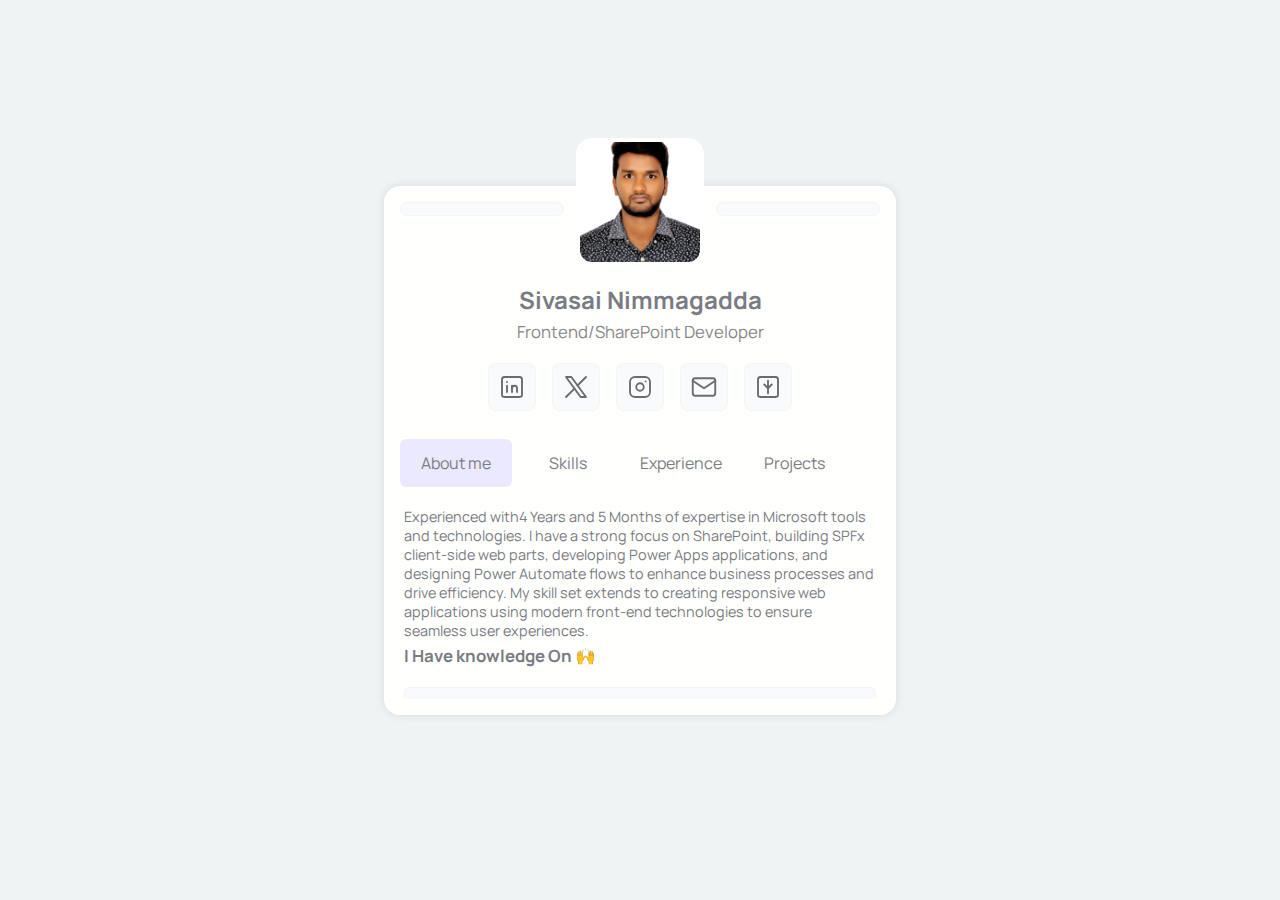
<file: index.html>
<!DOCTYPE html>
<html lang="en">

<head>
    <meta charset="UTF-8">
    <title>Sivasai's Professional Profile</title>
    <!-- Ensure the correct path to your favicon -->
    <link rel="icon" type="image/png" href="image/NSS-removebg-preview.png">
    <meta name="viewport" content="width=device-width, initial-scale=1.0">
    <link rel="preconnect" href="https://fonts.googleapis.com">
    <link rel="preconnect" href="https://fonts.gstatic.com" crossorigin>
    <link href="https://fonts.googleapis.com/css2?family=Manrope:wght@200..800&display=swap" rel="stylesheet">
    <link rel="stylesheet" href="style.css">
</head>

<body>
    <div class="profile">
        <header class="profile__header">
            <div class="profile__highlight__wrapper">
                <div class="profile__highlight">
                    <!-- <svg xmlns="http://www.w3.org/2000/svg" class="icon icon-tabler icon-tabler-school" width="24"
                        height="24" viewBox="0 0 24 24" stroke-width="1.5" stroke="currentColor" fill="none"
                        stroke-linecap="round" stroke-linejoin="round">
                        <path stroke="none" d="M0 0h24v24H0z" fill="none" />
                        <path d="M22 9l-10 -4l-10 4l10 4l10 -4v6" />
                        <path d="M6 10.6v5.4a6 3 0 0 0 12 0v-5.4" />
                    </svg> -->
                </div>
            </div>
            <div class="profile__avatar">
                <img src="image/IE00036.JPG" loading="lazy" alt="Mentor profile">
            </div>
            <div class="profile__highlight__wrapper">
                <div class="profile__highlight">
                    <!-- <svg xmlns="http://www.w3.org/2000/svg" class="icon icon-tabler icon-tabler-coin" width="24"
                        height="24" viewBox="0 0 24 24" stroke-width="1.5" stroke="currentColor" fill="none"
                        stroke-linecap="round" stroke-linejoin="round">
                        <path stroke="none" d="M0 0h24v24H0z" fill="none" />
                        <path d="M12 12m-9 0a9 9 0 1 0 18 0a9 9 0 1 0 -18 0" />
                        <path d="M14.8 9a2 2 0 0 0 -1.8 -1h-2a2 2 0 1 0 0 4h2a2 2 0 1 1 0 4h-2a2 2 0 0 1 -1.8 -1" />
                        <path d="M12 7v10" />
                    </svg> -->
                </div>
            </div>
        </header>
        <div class="profile__name">
            <h2>Sivasai Nimmagadda</h2>
            <p>Frontend/SharePoint Developer </p>
        </div>
        <ul class="social-links">
            <li>
                <a href="https://www.linkedin.com/in/siva-sai-nimmagadda-73514a230?utm_source=share&utm_campaign=share_via&utm_content=profile&utm_medium=android_app"
                    target="_blank">
                    <svg xmlns="http://www.w3.org/2000/svg" class="icon icon-tabler icon-tabler-brand-linkedin"
                        width="24" height="24" viewBox="0 0 24 24" stroke-width="1.5" stroke="currentColor" fill="none"
                        stroke-linecap="round" stroke-linejoin="round">
                        <path stroke="none" d="M0 0h24v24H0z" fill="none" />
                        <path d="M4 4m0 2a2 2 0 0 1 2 -2h12a2 2 0 0 1 2 2v12a2 2 0 0 1 -2 2h-12a2 2 0 0 1 -2 -2z" />
                        <path d="M8 11l0 5" />
                        <path d="M8 8l0 .01" />
                        <path d="M12 16l0 -5" />
                        <path d="M16 16v-3a2 2 0 0 0 -4 0" />
                    </svg>
                </a>
            </li>
            <li>
                <a href="https://twitter.com/sivasainimmaga2" target="_blank">
                    <svg xmlns="http://www.w3.org/2000/svg" class="icon icon-tabler icon-tabler-brand-x" width="24"
                        height="24" viewBox="0 0 24 24" stroke-width="1.5" stroke="currentColor" fill="none"
                        stroke-linecap="round" stroke-linejoin="round">
                        <path stroke="none" d="M0 0h24v24H0z" fill="none" />
                        <path d="M4 4l11.733 16h4.267l-11.733 -16z" />
                        <path d="M4 20l6.768 -6.768m2.46 -2.46l6.772 -6.772" />
                    </svg>
                </a>
            </li>
            <li>
                <a href="https://instagram.com/sivasai24" target="_blank">
                    <svg xmlns="http://www.w3.org/2000/svg" class="icon icon-tabler icon-tabler-brand-instagram"
                        width="24" height="24" viewBox="0 0 24 24" stroke-width="1.5" stroke="currentColor" fill="none"
                        stroke-linecap="round" stroke-linejoin="round">
                        <path stroke="none" d="M0 0h24v24H0z" fill="none" />
                        <path d="M4 4m0 4a4 4 0 0 1 4 -4h8a4 4 0 0 1 4 4v8a4 4 0 0 1 -4 4h-8a4 4 0 0 1 -4 -4z" />
                        <path d="M12 12m-3 0a3 3 0 1 0 6 0a3 3 0 1 0 -6 0" />
                        <path d="M16.5 7.5l0 .01" />
                    </svg>
                </a>
            </li>
            <li>
                <a href="contactform.html" target="_blank">
                    <svg xmlns="http://www.w3.org/2000/svg" class="icon icon-tabler icon-tabler-mail" width="24"
                        height="24" viewBox="0 0 24 24" stroke-width="1.5" stroke="currentColor" fill="none"
                        stroke-linecap="round" stroke-linejoin="round">
                        <path stroke="none" d="M0 0h24v24H0z" fill="none" />
                        <rect x="3" y="5" width="18" height="14" rx="2" />
                        <polyline points="3 7 12 13 21 7" />
                    </svg>
                </a>
            </li>
            <li>
                <a href="./image/Sivasai Nimmagadda.pdf" target="_blank" download>
                    <svg xmlns="http://www.w3.org/2000/svg" class="icon icon-tabler icon-tabler-download" width="24"
                        height="24" viewBox="0 0 24 24" stroke-width="1.5" stroke="currentColor" fill="none"
                        stroke-linecap="round" stroke-linejoin="round">
                        <path stroke="none" d="M0 0h24v24H0z" fill="none" />
                        <path d="M4 4m0 2a2 2 0 0 1 2 -2h12a2 2 0 0 1 2 2v12a2 2 0 0 1 -2 2h-12a2 2 0 0 1 -2 -2z" />
                        <path d="M12 7v10" />
                        <path d="M9 10l3 3l3 -3" />
                    </svg>
                </a>
            </li>
        </ul>
        
        <main>
            <div class="tabs-wrapper">
                <ul class="tabs">
                    <li class="active">
                        <a id="tab1" href="#about">About me</a>
                    </li>
                    <li>
                        <a id="tab2" href="#skills">Skills</a>
                    </li>
                    <li>
                        <a id="tab3" href="#reviews">Experience</a>
                    </li>
                    <!-- <li>
                        <a id="tab4" href="#Details">My Details</a>
                    </li> -->

                    <li>
                        <a id="tab4" href="#Details">Projects</a>
                    </li>

                    <li id="active-bg"></li>
                </ul>
            </div>
            <div id="tab1-content" class="tab-content tab-content--active">
                <p id="experience"></p>
                <h3>I Have knowledge On &#128588;
                </h3>
                <ul class="content-links">
                    <li>
                        <a href="#skills">Frontend, Web Development

                        </a>
                    </li>
                    <li><a href="#skills">Office365(Technologies)</a></li>
                    <!-- <li><a href="#web-development">Web development</a></li> -->
                </ul>

                <h3>EDUCATION
                </h3>

                <ul class="content-links">
                    <li>
                        <article class="review">
                            <div class="review__avatar">
                                <h5>VR Siddhartha Engineering College,Vijayawada, Andhrapradesh.(2018-2021)</h5>
                                <br>
                                <p>B.Tech in Electrical and Instrumentation Engineering(JNTUK)</p>
                            </div>
                        </article>
                    </li>
                    <!-- <li>
                        <article class="review">
                            <div class="review__avatar">
                                <h5>AANM & VVRSR Polytechnic,Gudlavalleru, Andhrapradesh.(2014-2017)</h5>
                                <br>
                                <p>Diploma in Applied Electronics Instrumentation,(SBTET) – 62.78%</p>
                            </div>
                        </article>
                    </li> -->
                    <!-- <li>
                        <article class="review">
                            <div class="review__avatar">
                                <h5>NRI High School,Krishna, Andhrapradesh. (2013-2014)</h5>
                                <br>
                                <p>10th Standard,(SSC) - 6.8</p>
                            </div>
                        </article>

                    </li> -->
                    <li>
                        <article class="review">
                            <div class="review__avatar">
                                <h3>Name: SIVASAI NIMMAGADDA</h3><br>
                                <a href="contactform.html"><p>Email:Sivasainimmagadda2@gmailcom</p></a>
                                <br>
                                <!-- <p>Ph.No:<a href="www.whatsapp.com">8465805580</a></p> -->
                                <p>Ph.No: 8465805580, 9182423228</p>
                                <br>
                                <p>Permanent Address:<br>8-12,sobhanapuram,budhanapalli(post),agiripalli(md),krishna,
                                    Andhra pradesh-521211.</p>
                            </div>
                        </article>
                    </li>
                </ul>

            </div>
            <div id="tab2-content" class="tab-content">
                <p>
                    My content is focused on the latest web development technologies and tools. Here is the overview
                    👨‍💻
                </p>
                <ul class="content-links">
                    <li>
                        <h5>Frontend</h5>
                        <a href="#html-css">
                            HTML, CSS, Bootstrap, JavaScript, React.js
                        </a>
                    </li>
                    <li>
                        <h5>Backend</h5>
                        <a href="#javascript">
                            Python, Node.js
                        </a>
                    </li>
                    <li>
                        <h5>SharePoint</h5>
                        <a href="#nodejs">
                            SPFX, Power PlatForm, Sharepoint, SharepointDesigner2013.
                        </a>
                    </li>
                    <!-- <h5>*courses yet to be completed</h5> -->
                </ul>
            </div>
            <div id="tab3-content" class="tab-content">
                <h5>
                    WORK EXPERIENCE
                </h5>
                <ul class="reviews">
                    <li>
                        <article class="review">
                            <div class="review__avatar">
                                <h4>Cloud Angles Digital Transformation Pvt Ltd</h4><br>
                                <p>Software Engineer - Full Time, Hyderabad, India</p>
                                <br>
                                <p>I started my career at Cloud Angles as a Software Engineer in February 2022. Since then, I have gained a lot of experience in developing and managing solutions, working on different client and internal projects, and improving my skills in modern development practices.</p>
                            </div>
                            <!-- <div class="review__content">
                                
                            </div> -->

                        </article>
                    </li>
                </ul>
            </div>

            <div id="tab4-content" class="tab-content">
                <h3>Project</h3>
                <ul class="Details">
                    <li>
                        <article class="review">
                            <div class="Microsoft-projects">
                                <div style="margin-bottom: 10px;">
                                    <h4>MICROSOFT (Tools and Technologies)</h4>
                                </div>
                                <div>
                                    <h6>-> Worked on Bennett University website development using SharePoint and SharePoint Designer.<br><br>
                                        -> Worked on Microsoft Power Apps & Power Automate.<br><br>
                                        -> Worked on Taro Pharma Lotus Notes Migration (SharePoint, Power Platform Project).<br><br>
                                        -> Worked on Kaiser Permanente ClinTech Capital Projects (SharePoint, power Platform Project).<br><br>
                                        -> Worked on SmartOfficeNxt (Product) (SharePoint, SPFx Project).<br><br>
                                        -> Worked on Indian Bank eNote and SBI MF (SharePoint, SPFX Project).<br><br>
                                        -> Worked on IOB (Indian Overseas Bank) (SharePoint, SPFx Project).
                                    </h6>
                                </div>
                            </div>
                            
                        </article>
                    </li>
                    <br><br>
                    <h3>PROJECTS (Self Worked)</h3>
                    <li>
                        <article class="review">
                            <h6>VR Products Store (<a href="https://vrproductsns.ccbp.tech/" target="_blank">VR
                                    Website</a>)
                                <br><br>Developed a responsive website for VR products where users can see a list of
                                products,
                                detailed information about a product and trending blogs, contact us info
                                <br> Designed page using HTML structure elements, footer elements by using different
                                bootstrap components to show
                                different sections in the website.
                                <br> Implemented responsiveness by using Bootstrap grid system and flex classes and CSS
                                box model properties
                                through a mobile-first approach.
                                <br>Technologies used: HTML, CSS, Bootstrap
                            </h6>
                            <br><br>

                        </article>
                    </li>
                    <br><br>
                    <li>
                        <article class="review">
                            <h6>Countries Search(<a href="https://countrysearchns.ccbp.tech/" target="_blank">Countries
                                    Search</a>)
                                <br><br>Developed responsive countries search application which shows all countries and
                                respective populations in the
                                world. We can also search by specific country
                                <br>Fetched countries list from a server asynchronously using fetch GET HTTP API call
                                and implemented
                                responsiveness using Bootstrap grid system and CSS box model.
                                <br> Implemented local search functionality by using input element, JavaScript event
                                listeners & filtered
                                countries using the Array filter method.
                                <br>Technologies used: HTML, CSS, JS, REST API Calls, Bootstrap
                            </h6>
                        </article>
                    </li>
                    <br><br>
                    <li>
                        <article class="review">
                            <h6>Wikipedia Search Application(<a href="https://wikipedianss.ccbp.tech/"
                                    target="_blank">Wikipedia</a>)
                                <br><br>Developed custom Wikipedia search application where users can search and view
                                curated results and can see
                                detailed explanations in Wikipedia by clicking on the specific result
                                <br> The displayed list of search results with HTML list elements with hyperlink as URL,
                                styled list using
                                CSS, Bootstrap, and implemented responsiveness using Flex properties and CSS Box model.
                                <br> Fetched search results from a server asynchronously using fetch GET HTTP API call.
                                When a user
                                clicks on a particular result, opens the website in a new tab by using the target
                                attribute of the anchor
                                tag in HTML.
                                <br>Technologies used: HTML, CSS, JS, REST API Calls, Bootstrap
                            </h6>
                        </article>
                    </li>
                    <br><br>
                    <li>
                        <article class="review">
                            <h6>Todos Application(<a href="https://todonss.ccbp.tech/" target="_blank">Todo
                                    Application</a>)
                                <br><br>Developed persistent todo application with CRUD operations to the tracklist of
                                tasks
                                <br> The displayed list of todos with HTML list elements, styled todo list using CSS,
                                Bootstrap
                                <br> Implemented todo crud operations by using JavaScript event listeners and updated UI
                                dynamically by
                                using JavaScript DOM operations.
                                <br> Used Arrays, Objects, and their methods during todo list CRUD Operations Persisted
                                todo list state on
                                page reloads using local storage methods.
                                <br>Technologies used: HTML, CSS, JS, Bootstrap
                            </h6>
                        </article>
                    </li>
                </ul>
            </div>

        </main>
        <!-- <button class="btn btn--primary">
            Book Mentoring
        </button> -->
    </div>
    <script src="script.js"></script>
    <script>
        function updateContent() {
            const startDate = new Date(2022, 1, 21); // February is month 1 (0-indexed)
            const today = new Date();
    
            // Calculate total difference in months
            const totalMonths = (today.getFullYear() - startDate.getFullYear()) * 12 + (today.getMonth() - startDate.getMonth());
            
            // Calculate years and months
            const years = Math.floor(totalMonths / 12);
            const months = totalMonths % 12;
    
            // Set the base content
            const baseContent = "Experienced with";
            document.getElementById("experience").innerText = baseContent + years + " Years and " + months + " Months of expertise in Microsoft tools and technologies. I have a strong focus on SharePoint, building SPFx client-side web parts, developing Power Apps applications, and designing Power Automate flows to enhance business processes and drive efficiency. My skill set extends to creating responsive web applications using modern front-end technologies to ensure seamless user experiences.";

        }
    
        updateContent();
    </script>
</body>

</html>
</file>
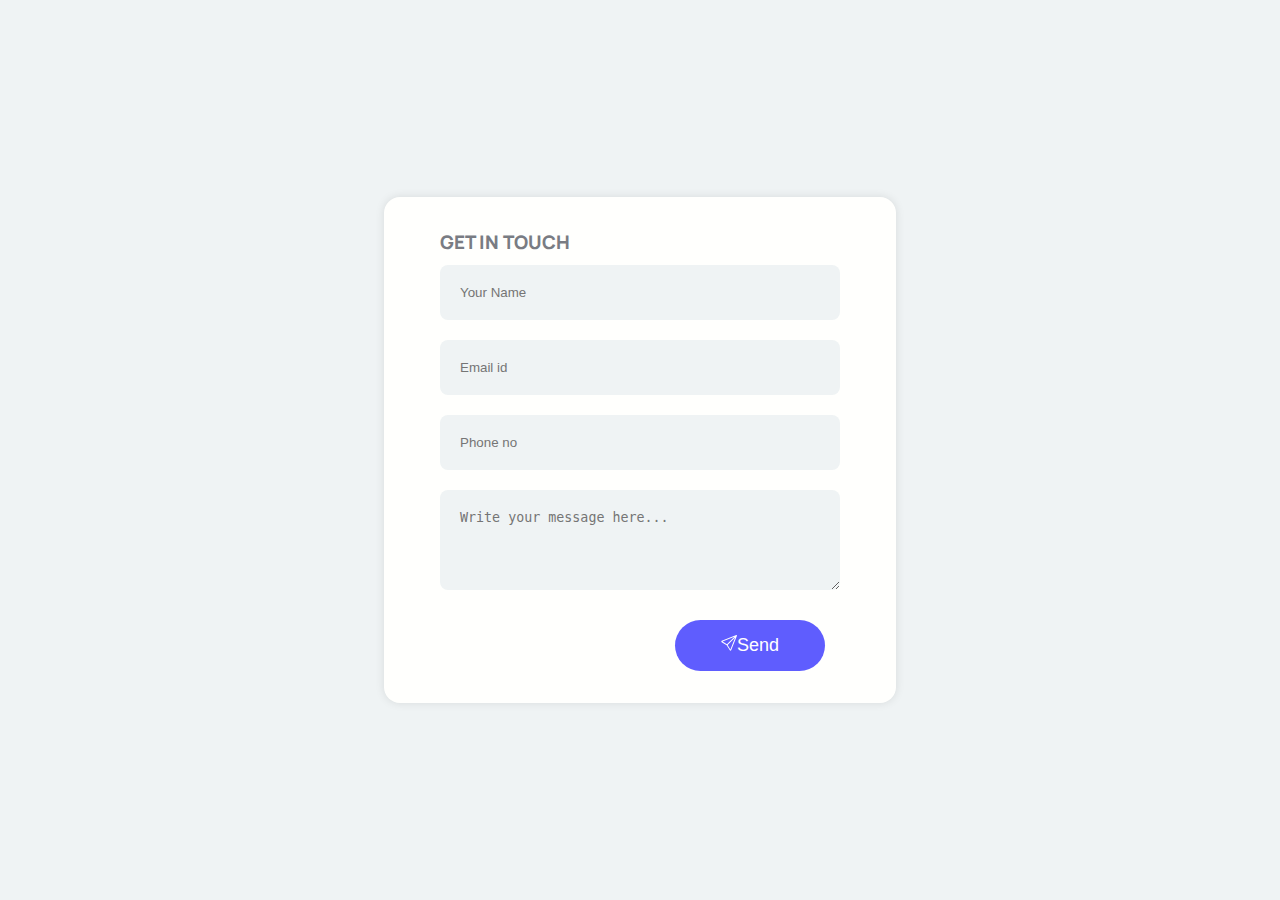
<file: contactform.html>
<!DOCTYPE html>
<html lang="en">

<head>
    <title>Sivasai Contact Form: Get in Touch</title>
    <link rel="icon" type="image/png" href="image/NSS-removebg-preview.png">
    <meta name="viewport" content="width=device-width, initial-scale=1.0">
    <link rel="preconnect" href="https://fonts.googleapis.com">
    <link rel="preconnect" href="https://fonts.gstatic.com" crossorigin>
    <link href="https://fonts.googleapis.com/css2?family=Manrope:wght@200..800&display=swap" rel="stylesheet">
    <link rel="stylesheet" href="contactform.css">
</head>

<body>
    <div class="formcontaine">
        <form id="contactForm">
            <h3>GET IN TOUCH</h3>
            <input type="hidden" name="access_key" value="1be9b065-65bb-4980-a4b3-32066b314a67">
            <input type="text" id="name" name="name" placeholder="Your Name" required>
            <input type="email" id="email" name="email" placeholder="Email id" required>
            <input type="text" id="phone" name="phone" placeholder="Phone no" required>
            <textarea id="message" name="message" rows="4" placeholder="Write your message here..." required></textarea>
            <button type="submit" style="margin-right: 15px;"><svg xmlns="http://www.w3.org/2000/svg" width="16" height="16" fill="currentColor" class="bi bi-send" viewBox="0 0 16 16">
                <path d="M15.854.146a.5.5 0 0 1 .11.54l-5.819 14.547a.75.75 0 0 1-1.329.124l-3.178-4.995L.643 7.184a.75.75 0 0 1 .124-1.33L15.314.037a.5.5 0 0 1 .54.11ZM6.636 10.07l2.761 4.338L14.13 2.576zm6.787-8.201L1.591 6.602l4.339 2.76z"/>
              </svg>Send</button>
        </form>
    </div>

    <script>
        document.getElementById('contactForm').addEventListener('submit', function(event) {
            event.preventDefault();

            const formData = new FormData(this);

            fetch('https://api.web3forms.com/submit', {
                method: 'POST',
                body: formData
            })
            .then(response => response.json())
            .then(data => {
                if (data.success) {
                    alert('Message sent successfully!');
                    this.reset();
                    window.location.href = 'index.html';
                } else {
                    alert('Error: ' + data.message);
                }
            })
            .catch(error => {
                // Handle network errors
                console.error('Error:', error);
                alert('An error occurred. Please try again later.');
            });
        });
    </script>
</body>

</html>
</file>
<file: style.css>
:root {
    --primary: #5F5DFE;
    --primary-darker: #4F4DFE;
    --bg: #EFF3F4;
    --white: #FFF;
    --profile-bg: #FFFFFD;
    --socials-bg: #F9FAFC;
    --highlight-bg: #F9FAFC;
    --text-bg: #878789;
    --text: #797C83;
    --border-color: #F4F4F4;
    --social-color: #6B6C6E;
    --active: #7774B5;
    --tab-bg: #EBE9FF;
    --tabs-border: #F2F6F5;
    --tab-width: 7rem;
    --tabs-gap: 0rem;
    --tab-radius: 0.4rem;
    --scrollbar-thumb: #e4e3f3;
    --scrollbar-bg: #F2F6F5;
}

* {
    margin: 0;
    padding: 0;
    box-sizing: border-box;
}

*:focus {
    outline: 1px solid var(--primary);
    outline-offset: 0;
}

*::selection {
    background: var(--primary);
    color: var(--white);
}

*::-webkit-scrollbar {
    width: 0.5rem;
    height: 0.5rem;
    background: var(--scrollbar-bg);
    border-radius: 9.99rem;
}

*::-webkit-scrollbar-thumb {
    background: var(--scrollbar-thumb);
    border-radius: 9.99rem;
}

body {
    font-family: 'Manrope', sans-serif;
    background: var(--bg);
    color: var(--text);
    display: flex;
    justify-content: center;
    flex-direction: column;
    height: 100vh;
    user-select: none;
}

.profile {
    background: var(--profile-bg);
    padding: 1rem;
    border-radius: 1rem;
    box-shadow: 0 0 10px rgba(0, 0, 0, 0.1);
    width: 100%;
    max-width: 32rem;
    min-width: 24rem;
    margin: 0 auto;
    gap: 0.75rem;
    display: flex;
    flex-direction: column;
    align-items: center;
    justify-content: space-between;
}

.profile__highlight__wrapper {
    display: flex;
    flex-direction: column;
    align-items: center;
    gap: 0.35rem;
    font-size: 0.8rem;
    width: 100%;
    flex-grow: 1;
}

.profile__highlight {
    padding: 0.4rem;
    border-radius: 0.5rem;
    font-weight: 600;
    width: 100%;
    display: flex;
    align-items: center;
    justify-content: center;
    gap: 0.25rem;
    background: var(--highlight-bg);
    border: 1px solid var(--border-color);
}

.profile__header {
    display: flex;
    justify-content: space-between;
    align-items: start;
    width: 100%;
    gap: 0.75rem;
}

.profile__name {
    display: flex;
    flex-direction: column;
    align-items: center;
    text-align: center;
    gap: 0.25rem;
}

.profile__name h2 {
    display: flex;
    align-items: center;
    font-size: 1.5rem;
    gap: 0.5rem;
}

.profile__name p {
    font-size: 1.05rem;
    color: var(--text-bg);
}

.profile__avatar {
    flex-grow: 3;
    max-width: 8rem;
    min-width: 5rem;
}

.profile__avatar img {
    position: relative;
    width: 100%;
    height: 100%;
    aspect-ratio: 1/1;
    object-fit: cover;
    border-radius: 1rem;
    margin: 0 auto;
    margin-top: -50%;
    border: 4px solid var(--profile-bg);
}

.social-links {
    display: flex;
    margin: 0.5rem auto 1rem auto;
    width: 100%;
    justify-content: center;
    list-style-type: none;
    gap: 1rem;
    flex-wrap: wrap;
}

.social-links a {
    background: var(--socials-bg);
    padding: 0.5rem;
    border-radius: 0.5rem;
    display: flex;
    width: 3rem;
    height: 3rem;
    align-items: center;
    justify-content: center;
    gap: 0.5rem;
    border: 1px solid var(--border-color);
    color: var(--social-color);
    transition: all 0.3s;
}

.social-links a svg {
    width: 100%;
    height: 100%;
}

.social-links a:hover {
    border: 1px solid var(--active);
}

.social-links a:hover svg {
    stroke: var(--active);
}

.btn {
    background: var(--primary);
    color: var(--white);
    padding: 0.5rem 1rem;
    border-radius: 0.5rem;
    width: 100%;
    font-size: 1rem;
    font-weight: 600;
    min-height: 3rem;
    border: none;
    cursor: pointer;
    transition: all 0.3s;
}

.btn--primary {
    background: var(--primary);
}

.btn--primary:hover {
    background: var(--primary-darker);
}

.profile main {
    display: flex;
    flex-direction: column;
    gap: 1rem;
    width: 100%;
}

.tabs-wrapper {
    overflow-x: auto;
    padding-bottom: 0.25rem;
}

.tabs {
    position: relative;
    display: flex;
    gap: var(--tabs-gap);
    /* border: 1px solid var(--tabs-border); */
    /* width: 100%; */
    border-radius: 0.5rem;
    min-height: 3rem;
    list-style-type: none;
}

.tabs li {
    display: flex;
    z-index: 3;
}

.tabs li a {
    padding: 0.75rem 1rem;
    border-radius: var(--tab-radius);
    transition: all 0.3s;
    display: flex;
    align-items: center;
    justify-content: center;
    white-space: nowrap;
    color: var(--text);
    text-decoration: none;
    text-align: center;
    border: none;
    min-width: var(--tab-width);
    outline: none;
}

.tabs li a:hover {
    color: var(--active);
}

.tabs li a.active {
    color: var(--active);
}

.tab-content {
    display: none;
    overflow-y: auto;
}

.tab-content ul {
    list-style-type: disc;
}

.tab-content--active {
    display: flex;
    flex-direction: column;
    gap: 0.25rem;
    height: 12rem;
    padding: 0 0.25rem;
    font-size: 0.9rem;
    padding-bottom: 1rem;
}

#active-bg {
    position: absolute;
    width: 100%;
    isolation: isolate;
    max-width: var(--tab-width);
    height: 100%;
    bottom: 0;
    background: var(--tab-bg);
    z-index: 1;
    transition: 0.5s;
    border-radius: var(--tab-radius);
}

.tabs li:nth-child(1):has(.active)~#active-bg {
    transform: translateX(calc(0));
}

.tabs li:nth-child(2):has(.active)~#active-bg {
    transform: translateX(calc(var(--tab-width) + var(--tabs-gap)));
}

.tabs li:nth-child(3):has(.active)~#active-bg {
    transform: translateX(calc(var(--tab-width)*2 + var(--tabs-gap)*2));
}

.tabs li:nth-child(4):has(.active)~#active-bg {
    transform: translateX(calc(var(--tab-width)*3 + var(--tabs-gap)*3));
}

.content-links {
    list-style-type: none;
    display: flex;
    flex-direction: column;
    margin-top: 0.5rem;
    gap: 0.75rem;
    padding: 0.5rem 0;
}

.content-links li a {
    display: flex;
    background: var(--socials-bg);
    align-items: center;
    gap: 0.5rem;
    border-radius: 0.35rem;
    color: var(--text);
    padding: 0.5rem;
    text-decoration: none;
    border: 1px solid var(--border-color);
    transition: all 0.3s;
}

.details{
    display: flex;
    background: var(--socials-bg);
    align-items: center;
    gap: 0.5rem;
    border-radius: 0.35rem;
    color: var(--text);
    padding: 0.5rem;
    text-decoration: none;
    border: 1px solid var(--border-color);
    transition: all 0.3s;
}

.content-links li a:hover {
    /* border: 1px solid var(--active); */
    /* cursor:; */
    color: var(--active);
}

.reviews {
    margin-top: 1rem;
    display: flex;
    flex-direction: column;
    gap: 1rem;
    width: 100%;
}
.Microsoft-projects{
    display: flex;
    flex-direction: column;
}

.review {
    display: flex;
    gap: 0.5rem;
    align-items: start;
    padding: 0.5rem;
    border-radius: 0.5rem;
    background: var(--highlight-bg);
    border: 1px solid var(--border-color);
}

.review img {
    width: 3rem;
    aspect-ratio: 1/1;
    object-fit: cover;
    border-radius: 50%;
}
</file>
<file: contactform.css>
:root {
    --primary: #5F5DFE;
    --primary-darker: #4F4DFE;
    --bg: #EFF3F4;
    --white: #FFF;
    --profile-bg: #FFFFFD;
    --socials-bg: #F9FAFC;
    --highlight-bg: #F9FAFC;
    --text-bg: #878789;
    --text: #797C83;
    --border-color: #F4F4F4;
    --social-color: #6B6C6E;
    --active: #7774B5;
    --tab-bg: #EBE9FF;
    --tabs-border: #F2F6F5;
    --tab-width: 7rem;
    --tabs-gap: 0rem;
    --tab-radius: 0.4rem;
    --scrollbar-thumb: #e4e3f3;
    --scrollbar-bg: #F2F6F5;
}

* {
    margin: 0;
    padding: 0;
    box-sizing: border-box;
}

*:focus {
    outline: 1px solid var(--primary);
    outline-offset: 0;
}

*::selection {
    background: var(--primary);
    color: var(--white);
}

*::-webkit-scrollbar {
    width: 0.5rem;
    height: 0.5rem;
    background: var(--scrollbar-bg);
    border-radius: 9.99rem;
}

*::-webkit-scrollbar-thumb {
    background: var(--scrollbar-thumb);
    border-radius: 9.99rem;
}

body {
    font-family: 'Manrope', sans-serif;
    background: var(--bg);
    color: var(--text);
    display: flex;
    justify-content: center;
    flex-direction: column;
    height: 100vh;
    user-select: none;
}

.formcontaine {
    background: var(--profile-bg);
    padding: 1rem;
    border-radius: 1rem;
    box-shadow: 0 0 10px rgba(0, 0, 0, 0.1);
    width: 100%;
    max-width: 32rem;
    min-width: 24rem;
    margin: 0 auto;
    gap: 0.75rem;
    display: flex;
    flex-direction: column;
    align-items: center;
    justify-content: space-between;
}
form{
    display: flex;
    flex-direction: column;
    width: 90%;
    padding: 1rem;
}
form h3{
    color: var(--text);
    font-weight: 800;
    font-family: 'Manrope', sans-serif;
}
form input,form textarea{
    border: 0;
    margin: 10px 0;
    padding: 20px;
    outline: none;
    background: var(--bg);
    border-radius: 0.5rem;
}
form button{
    padding: 15px;
    background-color: var(--primary);
    color: #fff;
    font-size:18px;
    outline: none;
    cursor: pointer;
    border: none;
    border-radius: 0.5rem;
    width: 150px;
    margin: 20px auto 0;
    border-radius: 30px;
}
</file>
